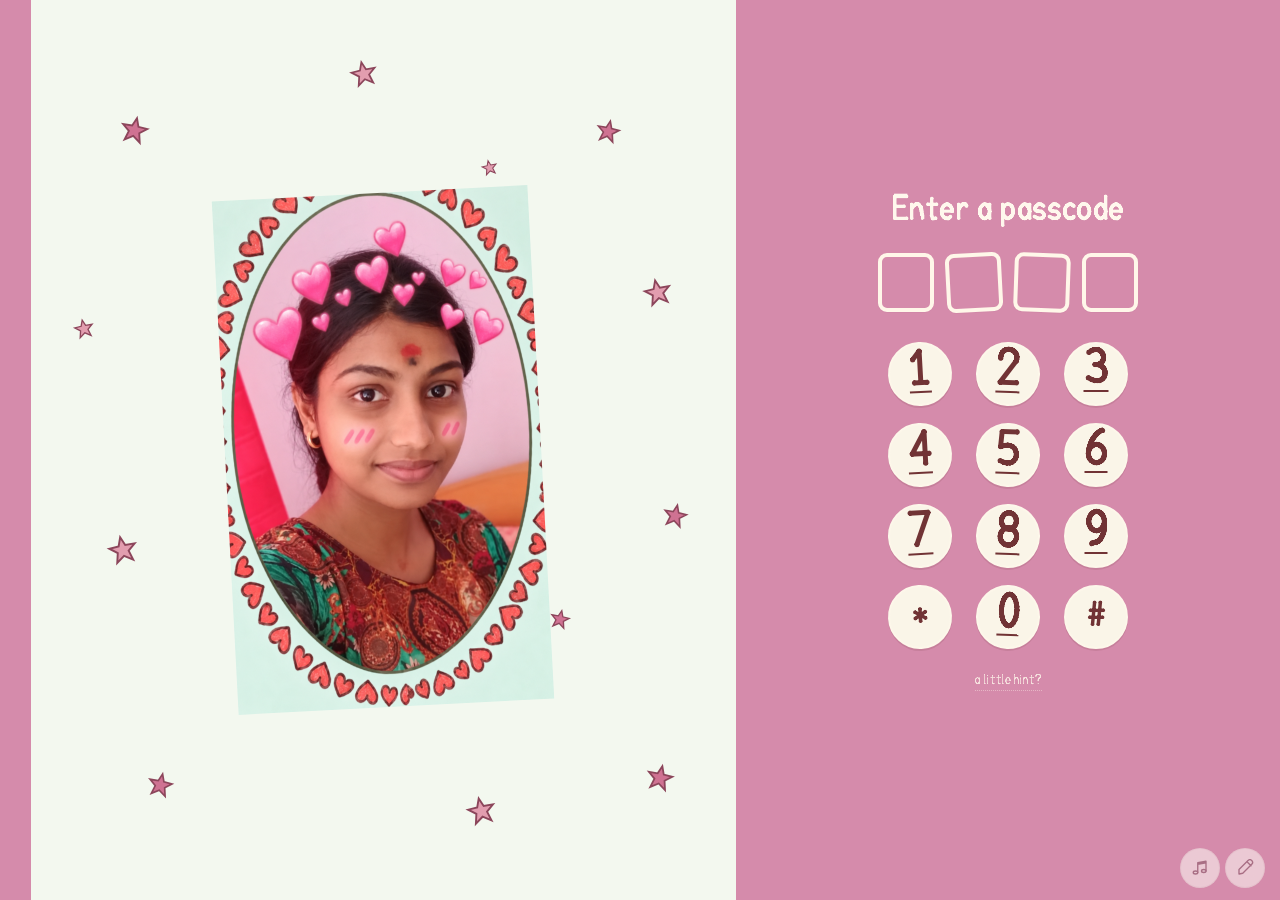
<file: source/index.html>
<!doctype html>
<html lang="en">
<head>
  <meta charset="UTF-8">
  <meta name="viewport" content="width=device-width, initial-scale=1, viewport-fit=cover">
  <meta name="theme-color" content="#d38baa">
  <meta name="description" content="A little birthday surprise, made just for you. A secret code, a little wish, and a whole lot of love.">
  <title>A little birthday surprise ♡</title>
  <link rel="icon" href="assets/favicon.svg" type="image/svg+xml">
  <link rel="stylesheet" href="styles.css">
  <script src="config.js" defer></script>
  <script src="app.js" defer></script>
</head>
<body>
  <!-- These are original, editable vector drawings recreating the video's cats. -->
  <svg class="svg-definitions" xmlns="http://www.w3.org/2000/svg" aria-hidden="true">
    <defs>
      <path id="tiny-heart" d="M0 5 C-9-2-6-10 0-5 C6-10 9-2 0 5Z"/>
      <path id="star" d="m0-10 2.6 6.6 7.4.3-5.7 4.6 2 7.5L0 4.7-6.3 9l2-7.5L-10-3.1l7.4-.3Z"/>
      <path id="sparkle" d="M0-13 3-3 13 0 3 3 0 13-3 3-13 0-3-3Z"/>
      <clipPath id="photo-heart" clipPathUnits="objectBoundingBox">
        <path d="M.5 .18C.28-.1 0 .02 0 .3 0 .57 .28 .8 .5 1 .72 .8 1 .57 1 .3 1 .02 .72-.1 .5 .18Z"/>
      </clipPath>
      
      
      
      
      
    </defs>
  </svg>

  <main id="experience" aria-label="Your birthday surprise">
    <section id="screen-lock" class="screen lock-screen" aria-labelledby="passcode-title">
      <div class="lock-picture">
        <svg id="lock-stars" class="lock-stars" viewBox="0 0 600 700" aria-hidden="true"></svg>
        <div class="kitten-frame">
          <img id="kitten-photo" src="assets/personal-cover.png" alt="Your personalised portrait with pink hearts">
          <svg id="oval-hearts" viewBox="0 0 320 470" aria-hidden="true"></svg>
        </div>
      </div>
      <div class="passcode-panel">
        <div class="passcode-content">
          <h1 id="passcode-title" tabindex="-1">Enter a passcode</h1>
          <div id="pin-display" class="pin-display" role="status" aria-label="No digits entered">
            <span class="pin-box" aria-hidden="true"></span><span class="pin-box" aria-hidden="true"></span><span class="pin-box" aria-hidden="true"></span><span class="pin-box" aria-hidden="true"></span>
          </div>
          <div id="keypad" class="keypad" role="group" aria-label="Four digit passcode keypad">
            <button data-key="1">1</button><button data-key="2">2</button><button data-key="3">3</button>
            <button data-key="4">4</button><button data-key="5">5</button><button data-key="6">6</button>
            <button data-key="7">7</button><button data-key="8">8</button><button data-key="9">9</button>
            <button data-key="*" aria-label="Clear passcode">*</button><button data-key="0">0</button><button data-key="#" aria-label="Submit passcode">#</button>
          </div>
          <button id="hint-button" class="hint-button" aria-expanded="false" aria-controls="pin-hint">a little hint?</button>
          <p id="pin-hint" class="pin-hint" hidden>Your secret four-digit code ♡</p>
        </div>
      </div>
    </section>

    <section id="screen-wrong" class="screen story-screen" hidden aria-labelledby="wrong-title">
      <svg class="heart-background" viewBox="0 0 700 590" aria-hidden="true">
        <path d="M350 125C225-58 22 25 29 217 32 365 226 500 350 582 474 500 668 365 671 217 678 25 475-58 350 125Z" fill="#e6dbe0"/>
      </svg>
      <div class="story-content wrong-content">
        <h1 id="wrong-title" class="arc-title" tabindex="-1" aria-label="Wrong passcode!">
          <svg viewBox="0 0 760 145" aria-hidden="true"><defs><path id="arc-wrong" d="M70 136 Q380-58 690 136"/></defs><text><textPath href="#arc-wrong" startOffset="50%" text-anchor="middle" data-type="WRONG PASSCODE!">WRONG PASSCODE!</textPath></text></svg>
        </h1>
        <svg class="cat-art wrong-art" viewBox="0 0 400 330" role="img" aria-label="Two cats sulking after a wrong guess">
        <g stroke="#53583f" stroke-width="4" stroke-linecap="round" stroke-linejoin="round">
          <g class="peek-cat">
            <path fill="#c7e4d2" d="m147 137-6-33 18 6q40-27 65 9l17 1-9 23q5 42-30 47l-3 73-66 2 11-70q-20-21 3-58Z"/>
            <path d="m151 115 9 8" fill="none"/>
            <ellipse cx="166" cy="147" rx="4" ry="5" fill="#4e543b" stroke="none"/>
            <ellipse cx="199" cy="147" rx="4" ry="5" fill="#4e543b" stroke="none"/>
            <path d="m179 156 4 3 4-3" fill="none" stroke-width="2.5"/>
          </g>
          <g class="sulky-cat">
            <path fill="#daead0" d="m159 225-6-22 21 2q30-26 63-3l20-5-3 26q25 23 12 49c-14 30-70 30-91 8q-31-9-16-55Z"/>
            <path d="m177 231 9-8 8 8m21 0 8-9 8 9m-28 11q-4 8 3 8" fill="none" stroke-width="3"/>
            <path d="m166 238 4-3m66 3 4-3" stroke="#c3bd9e"/>
          </g>
          <path d="M133 107v179" fill="none" stroke-width="5"/>
        </g>
      </svg>
        <button class="red-button retry-button" data-action="retry-pin"><span>TRY AGAIN</span></button>
      </div>
    </section>

    <section id="screen-ask" class="screen story-screen" hidden aria-labelledby="ask-title">
      <svg class="heart-background" viewBox="0 0 700 590" aria-hidden="true">
        <path d="M350 125C225-58 22 25 29 217 32 365 226 500 350 582 474 500 668 365 671 217 678 25 475-58 350 125Z" fill="#e6dbe0"/>
      </svg>
      <div class="story-content ask-content">
        <h1 id="ask-title" class="handwritten question-title" tabindex="-1">I made something special for u<br>do u wanna see it?</h1>
        <svg class="cat-art gift-art" viewBox="0 0 400 330" role="img" aria-label="Two little cats peeking out of a gift box">
        <g stroke="#55533c" stroke-width="4.3" stroke-linecap="round" stroke-linejoin="round">
          <g class="floating-hearts" fill="#ca766c" stroke="#ad5b56" stroke-width="1.2">
            <use href="#tiny-heart" transform="translate(160 34) scale(1.4) rotate(-20)"/>
            <use href="#tiny-heart" transform="translate(202 17) scale(1.1)"/>
            <use href="#tiny-heart" transform="translate(248 40) scale(1.25) rotate(20)"/>
          </g>
          <g class="cat-left">
            <path fill="#a5bab0" d="M83 126 78 85Q80 76 104 87C124 61 176 59 199 87L216 82Q224 81 221 100L216 145 215 206Q211 225 181 226L117 226Q87 220 84 200Z"/>
            <path d="m86 88 10 15m108-11-7 12" stroke="#84988d" stroke-width="3"/>
            <path d="m115 99-8 10m12-3-5 7" stroke="#81968a" stroke-width="3"/>
            <ellipse cx="127" cy="151" rx="5" ry="7" fill="#3d443a" stroke="none"/>
            <ellipse cx="177" cy="151" rx="5" ry="7" fill="#3d443a" stroke="none"/>
            <path d="M148 154q-2 18 4 18t5-18Z" fill="#d5ad77" stroke-width="2.5"/>
            <ellipse cx="110" cy="169" rx="10" ry="5" fill="#dcaaa0" stroke="none"/>
            <ellipse cx="190" cy="169" rx="10" ry="5" fill="#dcaaa0" stroke="none"/>
          </g>
          <g class="cat-right">
            <path fill="#d5eeea" d="M208 122 206 80Q208 73 228 81C255 55 302 62 320 86L337 79Q344 78 340 98L335 125 334 195Q331 220 304 222L245 224Q212 221 211 200Z"/>
            <path d="m215 83 10 13m108-8-9 12" stroke="#b9d2c9" stroke-width="3"/>
            <ellipse cx="247" cy="146" rx="5" ry="7" fill="#3d443a" stroke="none"/>
            <ellipse cx="300" cy="146" rx="5" ry="7" fill="#3d443a" stroke="none"/>
            <path d="M269 151q-2 18 5 18t5-18Z" fill="#d5ad77" stroke-width="2.5"/>
            <ellipse cx="232" cy="163" rx="10" ry="5" fill="#e3c1b5" stroke="none"/>
            <ellipse cx="314" cy="163" rx="10" ry="5" fill="#e3c1b5" stroke="none"/>
          </g>
          <path d="m81 224 253-6-12 92-222 3Z" fill="#e5d893"/>
          <path d="m81 224 253-6 12 36-245 16-20-46Z" fill="#efe6a8"/>
          <path d="m103 270 217-14-5 46-208 3Z" fill="#ded08a" stroke="none" opacity=".5"/>
          <path d="m91 226-25 38 11-29-14 4" fill="none"/>
          <g fill="#a5bab0" stroke-width="3.3"><ellipse cx="126" cy="224" rx="11" ry="8" transform="rotate(-15 126 224)"/><ellipse cx="149" cy="222" rx="10" ry="8" transform="rotate(-15 149 222)"/></g>
          <g fill="#d5eeea" stroke-width="3.3"><ellipse cx="264" cy="221" rx="11" ry="8" transform="rotate(-15 264 221)"/><ellipse cx="287" cy="220" rx="10" ry="8" transform="rotate(-15 287 220)"/></g>
          <path d="m200 277 2 8 8-2-6 6 5 7-9-3-6 5 1-9-7-4 9-1Z" fill="#c17d75" stroke="none" opacity=".7"/>
        </g>
      </svg>
        <div class="answer-buttons"><button id="yes-button" class="red-button"><span>YES</span></button><button id="no-button" class="red-button"><span>NO</span></button></div>
      </div>
    </section>

    <section id="screen-no" class="screen story-screen" hidden aria-labelledby="no-title">
      <svg class="heart-background" viewBox="0 0 700 590" aria-hidden="true">
        <path d="M350 125C225-58 22 25 29 217 32 365 226 500 350 582 474 500 668 365 671 217 678 25 475-58 350 125Z" fill="#e6dbe0"/>
      </svg>
      <div class="story-content no-content">
        <h1 id="no-title" class="arc-title" tabindex="-1" aria-label="Why did u click no?">
          <svg viewBox="0 0 760 145" aria-hidden="true"><defs><path id="arc-no" d="M65 137 Q380-55 695 137"/></defs><text><textPath href="#arc-no" startOffset="50%" text-anchor="middle" data-type="Why did u click no?">Why did u click no?</textPath></text></svg>
        </h1>
        <svg class="cat-art no-art" viewBox="0 0 400 330" role="img" aria-label="One little cat asking the other why">
        <g stroke="#52513c" stroke-width="4" stroke-linejoin="round" stroke-linecap="round">
          <g class="cat-left">
            <path fill="#d4ece5" d="m96 132-11-41 27 6C136 65 193 65 217 92l24-5-11 46c9 21 3 55-10 73l7 96-115 1-1-59c-23 19-43 10-44 1s16-14 36-18c-21-22-24-65-7-95Z"/>
            <path d="m96 98 13 16m111-16-10 13" stroke="#b8cfc2"/>
            <ellipse cx="131" cy="158" rx="5" ry="7" fill="#3f493c" stroke="none"/>
            <ellipse cx="188" cy="158" rx="5" ry="7" fill="#3f493c" stroke="none"/>
            <path d="m153 166 5 4 5-4" fill="none" stroke-width="3"/>
            <path d="m121 176 2-5m7 6 2-5m65 4 2-5m7 6 2-5" stroke="#dbb6aa" stroke-width="3"/>
          </g>
          <g class="cat-right">
            <path fill="#a6b4a0" d="m222 116 1-40 25 11C275 68 309 77 325 99l26-4-11 44q9 51-23 70l7 91-103 2-2-79q-27-10-21-24t26-3q-16-28-2-80Z"/>
            <path d="m232 86 8 15m102 3-12 7" stroke="#8b9e86"/>
            <ellipse cx="252" cy="151" rx="4.5" ry="6" fill="#404333" stroke="none"/>
            <ellipse cx="301" cy="151" rx="4.5" ry="6" fill="#404333" stroke="none"/>
            <path d="M271 161q-4 22 5 22t6-22Z" fill="#d5ac72" stroke-width="2.5"/>
            <ellipse cx="236" cy="170" rx="8" ry="4" fill="#d3ac94" stroke="none"/>
            <path d="M227 216q31-8 43 8" fill="none"/>
          </g>
          <path d="m251 42 7-11m13 20 13-4" fill="none" stroke="#b97a6d" stroke-width="4"/>
        </g>
      </svg>
        <button id="retry-question" class="red-button retry-button"><span>TRY AGAIN</span></button>
      </div>
    </section>

    <section id="screen-birthday" class="screen story-screen" hidden aria-labelledby="birthday-title">
      <svg class="heart-background" viewBox="0 0 700 590" aria-hidden="true">
        <path d="M350 125C225-58 22 25 29 217 32 365 226 500 350 582 474 500 668 365 671 217 678 25 475-58 350 125Z" fill="#e6dbe0"/>
      </svg>
      <div class="story-content birthday-content">
        <h1 id="birthday-title" class="arc-title birthday-title" tabindex="-1" aria-label="Happy birthday nippu ji">
          <svg viewBox="0 0 900 190" aria-hidden="true"><defs><path id="arc-birthday" d="M53 178 Q450-105 847 178"/></defs><text><textPath id="birthday-heading" href="#arc-birthday" startOffset="50%" text-anchor="middle">HAPPY BIRTHDAY nippu ji</textPath></text></svg>
        </h1>
        <div class="birthday-drawing">
          <svg class="sparkles" viewBox="0 0 600 450" aria-hidden="true"><use href="#sparkle" x="86" y="150"/><use href="#sparkle" x="111" y="172" transform="scale(.8)"/><use href="#sparkle" x="530" y="93"/><use href="#sparkle" x="492" y="112" transform="scale(1.1)"/></svg>
          <button id="cake-button" class="art-button" aria-label="Make a wish and blow out the candle"><svg class="cat-art birthday-art" viewBox="0 0 450 390" role="img" aria-label="Two cats celebrating your birthday with a little cake">
        <g stroke="#53543d" stroke-width="4.2" stroke-linecap="round" stroke-linejoin="round">
          <g class="birthday-left">
            <path fill="#aab79b" d="m91 187-25-23 27-13q7-26 35-29l17-14 45 1 20 24q30 7 31 39l4 53-17 28 9 52q-2 21-25 24l-24-3-12-32-22 1-2 33-36-1q-17-1-13-16l10-40c-23-20-37-56-22-89Z"/>
            <path d="m99 157 14 13" fill="none" stroke="#8f9f87"/>
            <ellipse cx="135" cy="204" rx="5" ry="7" fill="#454733" stroke="none"/>
            <ellipse cx="193" cy="204" rx="5" ry="7" fill="#454733" stroke="none"/>
            <path d="M160 210q-2 19 5 19t5-19Z" fill="#d8b269" stroke-width="2.7"/>
            <ellipse cx="116" cy="223" rx="10" ry="6" fill="#d7b087" stroke="none"/>
            <ellipse cx="212" cy="223" rx="10" ry="6" fill="#d7b087" stroke="none"/>
            <path d="m109 274-6 13q-3 13 15 10l16-8" fill="#aab79b"/>
            <path d="m119 127 22-97 62 84Z" fill="#b4dfd6"/>
            <path d="m145 35 20 84" stroke="#87beb4" stroke-width="2.5"/>
            <path d="M141 30q-30-8-14-18 9-4 15 15-2-28 11-22 14 8-12 25Z" fill="#e2cb75" stroke-width="3"/>
            <g fill="#e7db6d" stroke-width="3"><circle cx="119" cy="126" r="10"/><circle cx="138" cy="124" r="11"/><circle cx="159" cy="121" r="11"/><circle cx="181" cy="116" r="11"/><circle cx="201" cy="110" r="10"/></g>
          </g>
          <g class="birthday-right">
            <path fill="#d5eee5" d="m246 157-4-26 24 7q29-22 59-1l25 2-13 22q13 35-4 68l5 46q29-16 35-2 4 17-31 27l-13 26-29 1-8-25-23 1-6 25-28-2-2-52q-25-18-30-42-7-50 23-76Z"/>
            <path d="m250 139 12 12m72-6-11 9" fill="none" stroke="#b5cec0" stroke-width="3"/>
            <ellipse cx="264" cy="195" rx="4.8" ry="6.5" fill="#454733" stroke="none"/>
            <ellipse cx="313" cy="195" rx="4.8" ry="6.5" fill="#454733" stroke="none"/>
            <path d="m283 203 5 4 5-4" fill="none" stroke-width="2.5"/>
            <ellipse cx="249" cy="213" rx="8" ry="4.5" fill="#dcb7a1" stroke="none"/>
            <path d="m245 251-20 13q-12 9-2 17t28-8" fill="#d5eee5"/>
          </g>
          <ellipse cx="222" cy="350" rx="71" ry="16" fill="#e8e7c4"/>
          <path d="M165 304q0-17 57-18 56 0 57 18v33q-13 18-57 18-41 0-57-16Z" fill="#d5c383"/>
          <path d="M165 305q3-19 29-17 8-11 23-3 18-12 28-1 30-2 34 18v16q-6 15-20 3-7 15-22 2-11 14-22 1-12 13-23-3-15 8-27-2Z" fill="#f4ecd0" stroke-width="3.4"/>
          <path d="M219 291v-45h9v45" fill="#dbe7bc" stroke-width="3"/>
          <path d="m222 251 4-2m-4 12 4-2m-4 12 4-2" stroke="#8fa67a" stroke-width="2"/>
          <g class="candle-flame"><path d="M223 247c-20-9-7-24 0-32 1 11 17 22 0 32Z" fill="#d99254" stroke="#b47b44" stroke-width="2"/><path d="M223 241q-9-5 0-15 8 11 0 15" fill="#f6d683" stroke="none"/></g>
        </g>
      </svg></button>
        </div>
        <button id="gift-next" class="gift-message" aria-label="Open one more surprise"><span id="gift-line">I am ur gift</span></button>
        <p class="next-whisper">tap for one more surprise ♡</p>
      </div>
      <svg class="little-party" viewBox="0 0 450 390" aria-hidden="true">
        <g stroke="#53543d" stroke-width="4.2" stroke-linecap="round" stroke-linejoin="round">
          <g class="birthday-left">
            <path fill="#aab79b" d="m91 187-25-23 27-13q7-26 35-29l17-14 45 1 20 24q30 7 31 39l4 53-17 28 9 52q-2 21-25 24l-24-3-12-32-22 1-2 33-36-1q-17-1-13-16l10-40c-23-20-37-56-22-89Z"/>
            <path d="m99 157 14 13" fill="none" stroke="#8f9f87"/>
            <ellipse cx="135" cy="204" rx="5" ry="7" fill="#454733" stroke="none"/>
            <ellipse cx="193" cy="204" rx="5" ry="7" fill="#454733" stroke="none"/>
            <path d="M160 210q-2 19 5 19t5-19Z" fill="#d8b269" stroke-width="2.7"/>
            <ellipse cx="116" cy="223" rx="10" ry="6" fill="#d7b087" stroke="none"/>
            <ellipse cx="212" cy="223" rx="10" ry="6" fill="#d7b087" stroke="none"/>
            <path d="m109 274-6 13q-3 13 15 10l16-8" fill="#aab79b"/>
            <path d="m119 127 22-97 62 84Z" fill="#b4dfd6"/>
            <path d="m145 35 20 84" stroke="#87beb4" stroke-width="2.5"/>
            <path d="M141 30q-30-8-14-18 9-4 15 15-2-28 11-22 14 8-12 25Z" fill="#e2cb75" stroke-width="3"/>
            <g fill="#e7db6d" stroke-width="3"><circle cx="119" cy="126" r="10"/><circle cx="138" cy="124" r="11"/><circle cx="159" cy="121" r="11"/><circle cx="181" cy="116" r="11"/><circle cx="201" cy="110" r="10"/></g>
          </g>
          <g class="birthday-right">
            <path fill="#d5eee5" d="m246 157-4-26 24 7q29-22 59-1l25 2-13 22q13 35-4 68l5 46q29-16 35-2 4 17-31 27l-13 26-29 1-8-25-23 1-6 25-28-2-2-52q-25-18-30-42-7-50 23-76Z"/>
            <path d="m250 139 12 12m72-6-11 9" fill="none" stroke="#b5cec0" stroke-width="3"/>
            <ellipse cx="264" cy="195" rx="4.8" ry="6.5" fill="#454733" stroke="none"/>
            <ellipse cx="313" cy="195" rx="4.8" ry="6.5" fill="#454733" stroke="none"/>
            <path d="m283 203 5 4 5-4" fill="none" stroke-width="2.5"/>
            <ellipse cx="249" cy="213" rx="8" ry="4.5" fill="#dcb7a1" stroke="none"/>
            <path d="m245 251-20 13q-12 9-2 17t28-8" fill="#d5eee5"/>
          </g>
          <ellipse cx="222" cy="350" rx="71" ry="16" fill="#e8e7c4"/>
          <path d="M165 304q0-17 57-18 56 0 57 18v33q-13 18-57 18-41 0-57-16Z" fill="#d5c383"/>
          <path d="M165 305q3-19 29-17 8-11 23-3 18-12 28-1 30-2 34 18v16q-6 15-20 3-7 15-22 2-11 14-22 1-12 13-23-3-15 8-27-2Z" fill="#f4ecd0" stroke-width="3.4"/>
          <path d="M219 291v-45h9v45" fill="#dbe7bc" stroke-width="3"/>
          <path d="m222 251 4-2m-4 12 4-2m-4 12 4-2" stroke="#8fa67a" stroke-width="2"/>
          <g class="candle-flame"><path d="M223 247c-20-9-7-24 0-32 1 11 17 22 0 32Z" fill="#d99254" stroke="#b47b44" stroke-width="2"/><path d="M223 241q-9-5 0-15 8 11 0 15" fill="#f6d683" stroke="none"/></g>
        </g>
      </svg>
    </section>

    <section id="screen-love" class="screen story-screen" hidden aria-labelledby="love-title">
      <svg class="heart-background love-heart" viewBox="0 0 700 590" aria-hidden="true">
        <path d="M350 125C225-58 22 25 29 217 32 365 226 500 350 582 474 500 668 365 671 217 678 25 475-58 350 125Z" fill="#e6dbe0"/>
      </svg>
      <svg class="love-scribbles" viewBox="0 0 1200 650" aria-hidden="true"><path d="M8 410c70-5 102-80 137-57s-69 88-29 96 74-82 100-54-16 46 12 29 47-2 82-38M890 303c61-69 112-73 100-45s-63 74-24 81 75-83 98-61-9 51 21 28 61-15 107-59"/></svg>
      <div class="story-content love-content">
        <h1 id="love-title" class="arc-title love-title" tabindex="-1" aria-label="Will you be mine?">
          <svg viewBox="0 0 760 150" aria-hidden="true"><defs><path id="arc-love" d="M75 136 Q380-55 685 136"/></defs><text><textPath id="love-heading" href="#arc-love" startOffset="50%" text-anchor="middle">Will you be mine?</textPath></text></svg>
        </h1>
        <div id="photo-collage" class="photo-collage">
          <img id="reference-collage" class="reference-collage" src="assets/personal-collage.png" alt="Your four photographs arranged in three hearts">
          <div id="custom-collage" class="custom-collage" hidden>
            <div id="main-heart" class="heart-photo main-heart">
              <img id="main-photo" class="main-primary" src="assets/portrait-main.png" alt="Your first portrait">
              <img id="second-photo" class="main-secondary" src="assets/portrait-second.png" alt="Your second portrait">
            </div>
            <img id="left-photo" class="heart-photo left-heart" src="assets/portrait-left.png" alt="Your third portrait">
            <img id="right-photo" class="heart-photo right-heart" src="assets/portrait-right.png" alt="Your fourth portrait">
          </div>
          <svg class="collage-sparkles" viewBox="0 0 600 500" aria-hidden="true"><use href="#sparkle" x="80" y="54"/><use href="#sparkle" x="59" y="90"/><use href="#sparkle" x="520" y="57"/><use href="#sparkle" x="545" y="89"/></svg>
        </div>
        <p id="special-date" class="special-date">20.10.2003</p>
        <button id="letter-next" class="little-surprise-button">one more birthday surprise ♡ <span aria-hidden="true">→</span></button>
      </div>
    </section>

    <section id="screen-letter" class="screen story-screen letter-screen" hidden aria-labelledby="letter-title">
      <svg class="heart-background" viewBox="0 0 700 590" aria-hidden="true"><path d="M350 125C225-58 22 25 29 217 32 365 226 500 350 582 474 500 668 365 671 217 678 25 475-58 350 125Z" fill="#e6dbe0"/></svg>
      <div class="story-content letter-content">
        <h1 id="letter-title" class="letter-title" tabindex="-1">A little birthday letter ♡</h1>
        <div id="envelope-intro" class="envelope-intro">
          <p>Something sweet, just for you.</p>
          <button id="open-letter" class="envelope-button" aria-label="Open your birthday letter" aria-expanded="false" aria-controls="letter-opened">
            <svg viewBox="0 0 420 300" role="img" aria-label="A pink envelope sealed with a heart">
              <path d="M30 88 210 12 390 88v185H30Z" fill="#e8b0ba" stroke="#ac6374" stroke-width="3" stroke-linejoin="round"/>
              <path d="M49 91h322v164H49Z" fill="#fff9ef" stroke="#d6a1aa" stroke-width="2"/>
              <path d="m30 88 180 110L390 88v185H30Z" fill="#eac0c8" stroke="#ac6374" stroke-width="3" stroke-linejoin="round"/>
              <path d="m30 273 133-111m227 111L257 162" fill="none" stroke="#bd7c8b" stroke-width="2"/>
              <path d="M210 216c-54-31-43-70-15-67q10 1 15 12 5-11 15-12c28-3 39 36-15 67Z" fill="#ae4c60" stroke="#934253" stroke-width="2"/>
              <path d="m75 45 4-14m12 20 13-3m237-12 7 13m-20-9-10 4" fill="none" stroke="#c68d99" stroke-width="3" stroke-linecap="round"/>
            </svg>
            <span>tap to open ♡</span>
          </button>
        </div>
        <div id="letter-opened" class="letter-opened" hidden>
          <article class="birthday-letter">
            <p class="letter-eyebrow">A WISH, JUST FOR YOU</p>
            <h2 id="letter-greeting" tabindex="-1">Happy birthday, nippu ji!</h2>
            <p id="birthday-note" class="birthday-note"></p>
            <p id="letter-signature" class="letter-signature">With love ♡</p>
          </article>
          <div class="memory-grid" aria-label="Your birthday photo memories">
            <figure><img id="memory-main" src="assets/portrait-main.png" alt="Your first birthday memory" loading="lazy"><figcaption>a little memory · 01</figcaption></figure>
            <figure><img id="memory-second" src="assets/portrait-second.png" alt="Your second birthday memory" loading="lazy"><figcaption>a little memory · 02</figcaption></figure>
            <figure><img id="memory-left" src="assets/portrait-left.png" alt="Your third birthday memory" loading="lazy"><figcaption>a little memory · 03</figcaption></figure>
            <figure><img id="memory-right" src="assets/portrait-right.png" alt="Your fourth birthday memory" loading="lazy"><figcaption>a little memory · 04</figcaption></figure>
          </div>
        </div>
        <button id="back-to-hearts" class="back-to-hearts">← back to our hearts</button>
      </div>
    </section>
  </main>

  <div id="confetti" class="confetti" aria-hidden="true"></div>
  <nav class="utility-controls" aria-label="Page controls">
    <button id="replay-button" class="utility-button" title="Start again" aria-label="Start again" hidden><svg viewBox="0 0 24 24" aria-hidden="true"><path d="M4 10a8 8 0 1 1 .7 7M4 4v6h6"/></svg></button>
    <button id="music-button" class="utility-button" title="Turn music off" aria-label="Turn music off" aria-pressed="true"><svg viewBox="0 0 24 24" aria-hidden="true"><path d="M9 18V5l11-2v13M9 7l11-2"/><ellipse cx="6" cy="18" rx="3" ry="2"/><ellipse cx="17" cy="16" rx="3" ry="2"/><path class="mute-slash" d="m3 3 18 18"/></svg></button>
    <button id="edit-button" class="utility-button" title="Personalise this surprise" aria-label="Personalise this surprise"><svg viewBox="0 0 24 24" aria-hidden="true"><path d="m15 4 5 5M4 20l5-1L21 7a2 2 0 0 0-5-5L4 14Z"/></svg></button>
  </nav>
  <p id="announcement" class="sr-only" role="status" aria-live="polite"></p>
  <audio id="birthday-audio" src="assets/birthday-music.mp3" loop preload="none"></audio>

  <dialog id="personalise-dialog" aria-labelledby="personalise-title">
    <form id="personalise-form">
      <div class="dialog-top"><div><p class="dialog-eyebrow">MADE WITH LOVE</p><h2 id="personalise-title">Make it yours ♡</h2></div><button type="button" id="close-dialog" class="close-dialog" aria-label="Close">×</button></div>
      <p class="dialog-description">A little surprise for your favourite person.</p>
      <div class="form-grid">
        <label>Their name<input name="recipient" maxlength="22" required placeholder="nippu ji"></label>
        <label>Four digit passcode<input name="passcode" inputmode="numeric" pattern="[0-9]{4}" minlength="4" maxlength="4" required autocomplete="off"></label>
        <label class="full-width">Your special date<input name="specialDate" maxlength="30" placeholder="20.10.2003"></label>
        <label class="full-width">Your little question<textarea name="question" rows="2" maxlength="160"></textarea></label>
        <label class="full-width">Birthday message<input name="giftLine" maxlength="70" placeholder="I am ur gift"></label>
        <label class="full-width">Photo page heading<input name="loveHeading" maxlength="36" placeholder="Will you be mine?"></label>
        <label class="full-width">Your birthday letter<textarea name="birthdayNote" rows="4" maxlength="1200" placeholder="Write a birthday wish..."></textarea></label>
        <label class="full-width">Letter signature<input name="signature" maxlength="60" placeholder="With love ♡"></label>
      </div>
      <p class="form-section-title">Your photos</p>
      <div class="upload-grid">
        <label class="photo-upload"><span>♡</span>Cover photo<input type="file" name="kittenPhoto" accept="image/*"></label>
        <label class="photo-upload"><span>♡</span>Main heart · 1<input type="file" name="mainPhoto" accept="image/*"></label>
        <label class="photo-upload"><span>♡</span>Main heart · 2<input type="file" name="secondPhoto" accept="image/*"></label>
        <label class="photo-upload"><span>♡</span>Left heart<input type="file" name="leftPhoto" accept="image/*"></label>
        <label class="photo-upload"><span>♡</span>Right heart<input type="file" name="rightPhoto" accept="image/*"></label>
      </div>
      <p id="customise-status" class="customise-status" role="status"></p>
      <p class="local-note">Changes are saved on this device. Download your personalised page to keep or share your version.</p>
      <div class="form-actions"><button type="submit" class="save-button">Save my surprise ♡</button><button type="button" id="export-button" class="export-button">Download my page ↓</button></div>
      <button type="button" id="reset-button" class="reset-button">Restore this birthday version</button>
    </form>
  </dialog>
  <noscript><div class="noscript-message">Please enable JavaScript to open your birthday surprise.</div></noscript>
</body>
</html>
</file>
<file: source/styles.css>
@font-face{font-family:LoveScript;src:url('assets/love-script.woff') format('woff');font-display:swap}
@font-face{font-family:BirthdayHand;src:url('assets/birthday-hand.woff') format('woff');font-display:swap;font-weight:400}
:root{--paper:#fbf8f3;--ink:#963f48;--red:#b63e38;--red-dark:#923632;--pink:#d58bab;--cream:#fff9ed;--hand:BirthdayHand,'Comic Sans MS','Chalkboard SE','Comic Sans','Trebuchet MS',sans-serif;--script:LoveScript,'Brush Script MT',cursive}
*{box-sizing:border-box}
html,body{margin:0;min-height:100%;background:var(--paper)}
body{color:var(--ink);font-family:var(--hand);-webkit-font-smoothing:antialiased;overflow-x:hidden}
button,input,textarea{font:inherit}
button{cursor:pointer;-webkit-tap-highlight-color:transparent;touch-action:manipulation}
button:focus-visible,input:focus-visible,textarea:focus-visible{outline:3px solid #744256;outline-offset:6px}
button{color:inherit}
[hidden]{display:none!important}
.svg-definitions{position:absolute;width:0;height:0;overflow:hidden;pointer-events:none}
.screen{position:relative;width:100%;min-height:100svh;overflow:hidden}
.screen.entering>.story-content{animation:page-in .6s ease both}
.lock-screen{display:grid;grid-template-columns:57.5% 42.5%;background:var(--pink)}
.lock-picture{position:relative;display:grid;place-items:center;min-height:100svh;margin-left:clamp(15px,2.4vw,34px);background:#f3f8ef}
.lock-stars{position:absolute;inset:0;width:100%;height:100%;fill:#cf7292;stroke:#8c465b;stroke-width:1.5;overflow:visible}
.lock-stars use:nth-child(even){fill:#e29daf;transform-box:fill-box;transform-origin:center;animation:star-pulse 4s ease-in-out infinite alternate}
.kitten-frame{position:relative;width:min(66%,350px);aspect-ratio:320/470;transform:rotate(-3deg)}
.kitten-frame>img{position:absolute;left:11.5%;top:10%;width:77%;height:80%;object-fit:cover;border-radius:50%;border:2px solid #acb49a;filter:saturate(.85)}
.kitten-frame>svg{position:absolute;inset:0;width:100%;height:100%;overflow:visible;fill:#d6817b;stroke:#8f594d;stroke-width:1.4}
.kitten-frame.framed-cover>img{left:0;top:0;width:100%;height:100%;object-fit:contain;border-radius:0;border:0;filter:none}
.kitten-frame.framed-cover>svg{display:none}
.passcode-panel{position:relative;display:flex;align-items:center;justify-content:center;min-height:100svh;padding:70px 32px}
.passcode-content{width:min(100%,310px);text-align:center;transform:translateY(-8px)}
.passcode-content h1{font-size:clamp(21px,2.5vw,33px);font-weight:700;margin:0 0 25px;color:#fff8ed;letter-spacing:.2px}
.pin-display{display:flex;justify-content:center;gap:12px;margin-bottom:30px}
.pin-box{display:grid;place-items:center;width:56px;height:59px;border:4px solid #fff7e9;border-radius:9px;color:#fff9ed;font-size:49px;font-weight:700;line-height:1;box-shadow:0 1px 0 #b7719426}
.pin-box:nth-child(2){transform:rotate(-3deg)}
.pin-box:nth-child(3){transform:rotate(2deg)}
.pin-box.filled{animation:digit-pop .18s ease}
.keypad{display:grid;grid-template-columns:repeat(3,64px);justify-content:center;gap:17px 24px}
.keypad button{display:grid;place-items:center;width:64px;height:64px;padding:0 0 4px;border:2px solid #fdf7ea;background:#faf5e8;border-radius:50%;font-size:45px;font-weight:600;line-height:1;text-decoration:underline;text-decoration-thickness:1.5px;text-underline-offset:5px;color:#713335;box-shadow:0 2px 0 #874a5830;transition:transform .14s,background .14s}
.keypad button:nth-child(3n+1){transform:rotate(-3deg)}
.keypad button:nth-child(3n+2){transform:rotate(2deg)}
.keypad button[data-key='*'],.keypad button[data-key='#']{font-size:32px;text-decoration:none;padding-top:5px}
.keypad button:hover{background:#fffbf4;transform:translateY(-3px) rotate(-3deg)}
.keypad button:active{transform:translateY(1px) scale(.94)}
.hint-button{font-size:13px;color:#fff7eb;border:0;border-bottom:1px dotted #fff7eb80;background:transparent;padding:0 0 3px;margin-top:24px;opacity:.8}
.hint-button:hover{opacity:1}
.pin-hint{font-size:13px;color:#fff7eb;margin:9px 0 0;min-height:17px}
.story-screen{display:grid;place-items:center;background:var(--paper);isolation:isolate;padding:36px 30px}
.heart-background{position:absolute;width:min(80vw,890px);height:min(87svh,780px);top:50%;left:50%;transform:translate(-50%,-49%) rotate(-4deg);z-index:-1;opacity:.49;overflow:visible}
.story-content{position:relative;width:min(100%,930px);display:flex;align-items:center;flex-direction:column;text-align:center}
.arc-title{width:100%;margin:0;line-height:1;outline:none;flex-shrink:0}
.arc-title>svg{display:block;width:100%;height:auto;overflow:visible}
.arc-title text{font-family:var(--hand);font-size:56px;font-weight:700;letter-spacing:1px;fill:var(--ink);paint-order:stroke;stroke:var(--paper);stroke-width:1.7px;stroke-linejoin:round}
.cat-art{width:100%;height:auto;overflow:visible}
.gift-art{width:350px;max-width:65vw;margin:12px auto -12px}
.question-title{font-size:clamp(23px,3.2vw,39px);font-weight:700;line-height:1.55;margin:0;min-height:3.1em;white-space:pre-line;letter-spacing:.2px;outline:none}
.answer-buttons{display:flex;align-items:center;justify-content:center;gap:40px}
.red-button{position:relative;border:2px solid var(--cream);border-radius:29px;background:var(--red);color:var(--cream);padding:3px 25px 8px;min-width:113px;min-height:57px;box-shadow:0 1px 0 #8b303226;font-size:32px;font-weight:700;line-height:1.1;transform:rotate(-5deg);transition:transform .18s,background .18s}
.red-button:before{content:'';position:absolute;inset:3px;border:1px solid #ffedcf30;border-radius:24px;pointer-events:none}
.red-button span{text-decoration:underline;text-decoration-thickness:2px;text-underline-offset:4px}
.red-button:nth-child(2){transform:rotate(-6deg)}
.red-button:hover{background:var(--red-dark);transform:rotate(-3deg) scale(1.055)}
.red-button:active{transform:rotate(-3deg) scale(.97)}
.retry-button{font-size:23px;min-height:48px;padding:6px 29px 10px;min-width:190px;margin-top:-8px}
.retry-button:after{content:'';position:absolute;left:10px;bottom:9px;width:9px;height:8px;border-left:3px solid #fff7e8;border-bottom:3px solid #fff7e8;border-radius:0 0 0 5px}
.wrong-content,.no-content{max-width:780px}
.wrong-content .arc-title,.no-content .arc-title{margin-bottom:-5px}
.wrong-art{width:335px;max-width:65vw;margin-top:26px;margin-bottom:-5px}
.no-art{width:330px;max-width:65vw;margin-top:8px;margin-bottom:1px}
.birthday-content{width:min(90vw,900px)}
.birthday-title text{font-size:57px}
.birthday-title{margin-bottom:-60px;z-index:2}
.birthday-drawing{position:relative;width:520px;max-width:75vw}
.birthday-art{width:450px;max-width:100%}
.art-button{display:block;padding:0;margin:0 auto;border:0;background:transparent;line-height:0;width:100%;max-width:450px;cursor:pointer}
.art-button:focus-visible{outline-offset:-20px;border-radius:80px}
.sparkles{position:absolute;inset:0;width:100%;height:100%;fill:#e0eee2;overflow:visible;pointer-events:none}
.sparkles use,.collage-sparkles use{animation:star-pulse 2s ease-in-out infinite alternate}
.sparkles use:nth-child(even),.collage-sparkles use:nth-child(even){animation-delay:1s}
.gift-message{border:0;background:transparent;font-family:var(--script);font-size:clamp(39px,5.4vw,64px);font-weight:400;line-height:.95;color:#ad7181;margin:3px 0 0;padding:0 16px;transform:rotate(-4deg)}
.gift-message:hover{color:#8d455f}
.next-whisper{font-size:12px;color:#ad8b91;margin:13px 0 0;letter-spacing:1px}
.little-party{position:absolute;left:clamp(12px,10vw,190px);bottom:30px;width:145px;transform:rotate(-8deg);pointer-events:none;opacity:.8}
.love-content{width:min(90vw,850px)}
.love-title{width:96%;margin-bottom:-7px;z-index:2}
.love-title text{font-size:61px}
.love-heart{width:min(90vw,1060px);height:95svh;opacity:.39}
.photo-collage{position:relative;width:610px;max-width:83vw;aspect-ratio:560/465;margin-top:-10px}
.reference-collage{display:block;width:100%;height:100%;object-fit:contain}
.custom-collage{position:absolute;inset:0}
.heart-photo{position:absolute;object-fit:cover;clip-path:url(#photo-heart)}
.main-heart{width:72%;height:94%;left:15%;top:0}
.main-primary,.main-secondary{position:absolute;height:100%;object-fit:cover;object-position:center 25%}
.main-primary{left:0;top:0;width:70%}
.main-secondary{right:0;top:18%;width:64%;height:88%;clip-path:polygon(22% 0,100% 0,100% 100%,0 100%)}
.single-photo .main-primary{width:100%}
.left-heart{width:37%;height:47%;left:1%;bottom:2%;transform:rotate(-19deg)}
.right-heart{width:35%;height:45%;right:0;bottom:5%;transform:rotate(17deg)}
.collage-sparkles{position:absolute;inset:0;width:100%;height:100%;fill:#e1f3e9;pointer-events:none;overflow:visible}
.special-date{font-family:var(--script);font-size:42px;font-weight:400;line-height:1;color:#b395a3;margin:-1px 0 0;transform:rotate(-5deg)}
.little-surprise-button{border:1px solid #ce9ba7;border-radius:30px;padding:10px 20px;background:#fbf4ee;color:#a45c70;margin-top:23px;font-size:16px;box-shadow:0 3px 0 #ead7da55;transition:transform .2s,background .2s}
.little-surprise-button:hover{transform:translateY(-3px);background:#f5e7e9}
.little-surprise-button span{display:inline-block;margin-left:7px}
.letter-screen{padding-top:60px;padding-bottom:72px}
.letter-content{width:min(100%,1000px)}
.letter-title{font-size:clamp(28px,4vw,44px);margin:0 0 22px;outline:none;font-weight:700;line-height:1.3}
.envelope-intro>p{font-size:18px;color:#b07d8e;margin:0 0 15px}
.envelope-button{border:0;background:transparent;width:min(390px,78vw);padding:0;display:flex;align-items:center;flex-direction:column;color:#a4657a;transition:transform .25s}
.envelope-button:hover{transform:translateY(-6px) rotate(-2deg)}
.envelope-button>svg{display:block;width:100%;height:auto;filter:drop-shadow(0 12px 14px #b96a7d18)}
.envelope-button>span{font-size:19px;margin-top:17px;letter-spacing:.5px}
.letter-opened{width:100%;animation:page-in .65s ease both}
.birthday-letter{width:min(620px,95%);margin:0 auto;background:#fffcf5;border:1px solid #e8cbd3;border-radius:4px 4px 28px 4px;padding:32px 38px 25px;box-shadow:0 12px 35px #a26a7c0d;transform:rotate(-1deg);position:relative}
.birthday-letter:before{content:'♡';position:absolute;right:23px;top:15px;color:#d99caf;font-size:35px}
.letter-eyebrow{font:9px/1.3 Arial,sans-serif;letter-spacing:2.3px;color:#b38495;margin:0 0 15px;text-align:left}
.birthday-letter h2{font-size:clamp(24px,3vw,32px);font-weight:600;margin:0 0 17px;text-align:left;outline:none}
.birthday-note{font-size:20px;line-height:1.65;white-space:pre-line;text-align:left;margin:0}
.letter-signature{font-family:var(--script);font-size:36px;text-align:right;color:#ae7488;margin:18px 0 0}
.memory-grid{display:grid;grid-template-columns:repeat(4,1fr);gap:20px;width:min(880px,95%);margin:35px auto 0}
.memory-grid figure{margin:0;padding:8px 8px 12px;background:#fffdf7;box-shadow:0 5px 16px #93657818;transform:rotate(-3deg);border:1px solid #eadbdc}
.memory-grid figure:nth-child(even){transform:rotate(3deg)}
.memory-grid img{display:block;width:100%;aspect-ratio:3/4;object-fit:cover;object-position:center 22%;background:#f4e8ec}
.memory-grid figcaption{font-size:12px;color:#af7e90;margin-top:10px}
.back-to-hearts{border:0;border-bottom:1px dotted #be8c9e;background:transparent;font-size:15px;padding:2px 0 5px;margin-top:29px;color:#a66e82}
.back-to-hearts:hover{color:#7b3e58}
.love-scribbles{position:absolute;width:100%;height:80%;top:11%;fill:none;stroke:var(--ink);stroke-width:3;opacity:.9;pointer-events:none;z-index:-1}
.utility-controls{position:fixed;right:max(15px,env(safe-area-inset-right));bottom:max(12px,env(safe-area-inset-bottom));display:flex;gap:5px;align-items:center;z-index:10}
.utility-button{display:grid;place-items:center;background:#fbf8f3c9;backdrop-filter:blur(8px);border:1px solid #a36c7a1a;border-radius:50%;width:40px;height:40px;padding:10px;color:#986477;opacity:.73;transition:opacity .2s,transform .2s}
.utility-button:hover{opacity:1;transform:translateY(-2px)}
.utility-button svg{width:100%;height:100%;fill:none;stroke:currentColor;stroke-width:1.8;stroke-linecap:round;stroke-linejoin:round}
.mute-slash{display:none}
.music-muted .mute-slash{display:block}
.music-muted{opacity:.5}
.floating-hearts{animation:float-hearts 2.5s ease-in-out infinite alternate;transform-origin:center}
.gift-art .cat-left,.gift-art .cat-right{animation:cat-bob 2.6s ease-in-out infinite alternate;transform-origin:center}
.gift-art .cat-right{animation-delay:.45s}
.no-art .cat-right{animation:cat-bob 1.9s ease-in-out infinite alternate}
.wrong-art .peek-cat{animation:peek 2.8s ease-in-out infinite alternate}
.candle-flame{animation:flicker .65s ease-in-out infinite alternate;transform-origin:223px 247px}
.wish-made .candle-flame{opacity:0;animation:none;transition:opacity .2s}
.birthday-left{animation:party-sway 3s ease-in-out infinite alternate;transform-origin:165px 310px}
.birthday-right{animation:party-sway 3s ease-in-out infinite alternate-reverse;transform-origin:285px 310px}
.confetti{position:fixed;inset:0;pointer-events:none;overflow:hidden;z-index:6}
.confetti-piece{position:absolute;top:-40px;width:8px;height:13px;background:var(--confetti-color);opacity:0;animation:confetti-fall var(--duration) var(--delay) linear both;border-radius:2px}
.confetti-piece.heart-piece{font:22px/1 var(--hand);width:auto;height:auto;background:none;color:var(--confetti-color)}
.sr-only{position:absolute;width:1px;height:1px;margin:-1px;overflow:hidden;clip:rect(0,0,0,0);white-space:nowrap;border:0;padding:0}
dialog{width:min(530px,calc(100% - 28px));max-height:calc(100svh - 40px);padding:28px;border:1px solid #dec5cc;border-radius:22px;background:#fffaf6;color:#754451;box-shadow:0 20px 100px #47202d30}
dialog::backdrop{background:#422a3155;backdrop-filter:blur(5px)}
.dialog-top{display:flex;justify-content:space-between;align-items:flex-start;gap:20px}
.dialog-eyebrow{font-family:Arial,sans-serif;font-size:9px;letter-spacing:2px;color:#ba8795;margin:0 0 9px}
dialog h2{font-size:29px;font-weight:600;line-height:1.2;margin:0}
.close-dialog{border:0;background:#f3e6e9;border-radius:50%;width:34px;height:34px;flex-shrink:0;font:27px/1 Arial,sans-serif}
.dialog-description{font-size:13px;color:#a47d89;margin:12px 0 25px}
.form-grid{display:grid;grid-template-columns:1fr 1fr;gap:17px 15px}
.form-grid label{display:flex;flex-direction:column;gap:7px;font-size:12px;font-family:Arial,sans-serif;color:#835767}
.full-width{grid-column:1/-1}
input,textarea{color:#71404f;background:#fffdfa;border:1px solid #e6cfd6;border-radius:8px;padding:10px 12px;width:100%;font-family:var(--hand);font-size:14px;min-width:0}
textarea{resize:vertical;min-height:68px}
.form-section-title{font:12px Arial,sans-serif;margin:23px 0 10px}
.upload-grid{display:grid;grid-template-columns:repeat(5,1fr);gap:7px}
.photo-upload{display:flex;flex-direction:column;align-items:center;gap:7px;border:1px dashed #dcb8c2;border-radius:9px;padding:12px 4px;cursor:pointer;font:9px Arial,sans-serif;background:#f8edf0;text-align:center;position:relative;overflow:hidden}
.photo-upload>span{font-size:26px;color:#bb7a8e}
.photo-upload input{position:absolute;inset:0;opacity:0;width:100%;height:100%;cursor:pointer}
.photo-upload:focus-within{outline:3px solid #744256;outline-offset:2px}
.photo-upload.has-image{background:#ecefe4;border-color:#9da98b}
.local-note{font:11px/1.65 Arial,sans-serif;color:#a1838a;margin:17px 0}
.customise-status{font:12px/1.5 Arial,sans-serif;margin:12px 0;color:#957245;min-height:0}
.customise-status:empty{display:none}
.form-actions{display:flex;flex-wrap:wrap;gap:9px}
.save-button,.export-button{border:1px solid #a94861;border-radius:9px;padding:11px 14px;font-size:13px;background:#a94861;color:#fffaf3;flex:1;white-space:nowrap}
.export-button{background:transparent;color:#a94861}
.save-button:hover{background:#90364e}
.export-button:hover{background:#f5e6eb}
.reset-button{display:block;border:0;background:transparent;text-decoration:underline;text-underline-offset:3px;font:11px Arial,sans-serif;color:#b08d97;margin:17px auto 0;padding:4px}
.noscript-message{position:fixed;inset:0;display:grid;place-items:center;background:var(--paper);padding:24px;text-align:center;z-index:99}
@keyframes page-in{from{opacity:0;transform:translateY(9px) scale(.98)}to{opacity:1;transform:none}}
@keyframes digit-pop{50%{transform:scale(1.15) rotate(-4deg)}}
@keyframes star-pulse{from{opacity:.45}to{opacity:1}}
@keyframes float-hearts{from{transform:translateY(2px)}to{transform:translateY(-8px)}}
@keyframes cat-bob{from{transform:translateY(0)}to{transform:translateY(-4px) rotate(-.5deg)}}
@keyframes peek{0%,35%{transform:translateX(-3px)}100%{transform:translateX(7px)}}
@keyframes party-sway{from{transform:rotate(-1.7deg)}to{transform:rotate(1.7deg)}}
@keyframes flicker{from{transform:scale(.94,1.04) rotate(-4deg)}to{transform:scale(1.05,.94) rotate(4deg)}}
@keyframes confetti-fall{0%{opacity:0;transform:translate3d(0,-40px,0) rotate(0)}10%{opacity:.8}85%{opacity:.8}100%{opacity:0;transform:translate3d(var(--drift),105svh,0) rotate(var(--rotation))}}
@media(min-width:1400px){.kitten-frame{width:375px}.passcode-content{width:340px}.keypad{grid-template-columns:repeat(3,72px);gap:20px 27px}.keypad button{width:72px;height:72px;font-size:48px}.pin-box{width:62px;height:65px}.story-content{transform:scale(1.06)}.screen.entering>.story-content{animation:page-in .6s ease both}}
@media(max-width:700px){
  .letter-screen{padding-top:45px;padding-bottom:65px}.letter-title{margin-bottom:25px}.envelope-intro>p{font-size:16px}.birthday-letter{padding:27px 23px 22px;width:96%}.birthday-note{font-size:18px;line-height:1.6}.letter-signature{font-size:32px}.memory-grid{grid-template-columns:repeat(2,1fr);gap:19px 17px;width:92%;margin-top:28px}.memory-grid img{aspect-ratio:4/5}.memory-grid figcaption{font-size:10px}.little-surprise-button{font-size:14px;margin-top:22px;padding:10px 16px}.upload-grid{grid-template-columns:repeat(3,1fr)}
  .lock-screen{grid-template-columns:1fr;grid-template-rows:minmax(280px,47svh) minmax(380px,53svh)}
  .lock-picture{min-height:0;margin-left:13px;margin-right:13px;border-radius:0 0 0 0}
  .kitten-frame{width:auto;height:min(43svh,330px);max-width:62vw}
  .passcode-panel{min-height:0;padding:24px 20px 48px;align-items:flex-start}
  .passcode-content{transform:none;width:250px}
  .passcode-content h1{font-size:23px;margin:0 0 15px}
  .pin-display{gap:9px;margin-bottom:20px}.pin-box{width:42px;height:43px;border-width:3px;border-radius:7px;font-size:37px}
  .keypad{grid-template-columns:repeat(3,48px);gap:12px 23px}.keypad button{width:48px;height:48px;font-size:34px;padding:0 0 4px;text-underline-offset:3px}.keypad button[data-key='*'],.keypad button[data-key='#']{font-size:25px}
  .hint-button{font-size:11px;margin-top:17px}.pin-hint{font-size:11px}
  .story-screen{padding:42px 12px 58px}
  .heart-background{width:116vw;max-width:none;height:83svh;opacity:.4}
  .story-content{width:100%}
  .question-title{font-size:clamp(20px,5.5vw,30px);line-height:1.6;min-height:3.2em;margin:0 5px}
  .gift-art{width:300px;max-width:80vw;margin:17px auto -7px}
  .red-button{min-width:99px;min-height:51px;font-size:29px;padding:4px 22px 8px}.answer-buttons{gap:26px}
  .arc-title{width:110%;max-width:760px}.arc-title text{font-size:56px;stroke-width:1}
  .wrong-art,.no-art{width:290px;max-width:77vw}.wrong-art{margin-top:30px}.no-art{margin-top:25px}
  .retry-button{font-size:21px;min-width:174px;min-height:45px;padding:6px 25px 10px}
  .birthday-content{width:100%}.birthday-title{width:112%;margin-bottom:-20px}.birthday-title text{font-size:57px}
  .birthday-drawing{max-width:100%;width:380px}.birthday-art{width:350px}.gift-message{font-size:48px;margin-top:9px}.next-whisper{font-size:10px;margin-top:14px}
  .little-party{width:95px;left:7px;bottom:20px;opacity:.65}
  .love-content{width:100%}.love-title{width:110%;margin-bottom:3px}.love-title text{font-size:61px}.photo-collage{width:98%;max-width:98vw;margin-top:-4px}.special-date{font-size:34px;margin-top:7px}.love-scribbles{width:180%;left:-40%;height:65%;top:17%;stroke-width:2.5}
  .utility-controls{right:10px;bottom:max(10px,env(safe-area-inset-bottom));gap:4px}.utility-button{width:36px;height:36px;padding:9px}
  dialog{padding:23px 20px;border-radius:18px}dialog h2{font-size:27px}.form-grid{gap:15px 10px}.upload-grid{gap:6px}.photo-upload{font-size:8px;padding:10px 3px}
}
@media(max-height:650px) and (min-width:701px){.kitten-frame{height:83svh;width:auto}.passcode-panel{padding:35px 24px}.passcode-content h1{font-size:24px;margin-bottom:16px}.pin-display{margin-bottom:20px}.pin-box{width:43px;height:46px;border-width:3px;font-size:39px}.keypad{grid-template-columns:repeat(3,48px);gap:12px 22px}.keypad button{width:48px;height:48px;font-size:34px}.hint-button{margin-top:16px}.question-title{font-size:28px}.gift-art{width:270px;margin:0 auto -10px}.red-button{font-size:25px;min-width:95px;min-height:45px;padding:3px 20px 7px}.answer-buttons{gap:28px}.arc-title{max-width:650px}.wrong-art,.no-art{width:245px;margin-top:0}.retry-button{font-size:19px;padding:5px 25px 8px;min-width:170px}.birthday-content{max-width:680px}.birthday-title{margin-bottom:-45px}.birthday-drawing{width:350px}.birthday-art{width:330px}.gift-message{font-size:43px;margin-top:0}.next-whisper{margin-top:7px;font-size:10px}.little-party{width:95px;bottom:15px}.love-content{max-width:650px}.love-title{max-width:560px}.photo-collage{width:430px;margin-top:-20px}.special-date{font-size:34px;margin-top:-10px}}
@media(prefers-reduced-motion:reduce){*,*:before,*:after{animation:none!important;transition:none!important;scroll-behavior:auto!important}.confetti-piece{display:none}.screen.entering>.story-content{animation:none}}
</file>
